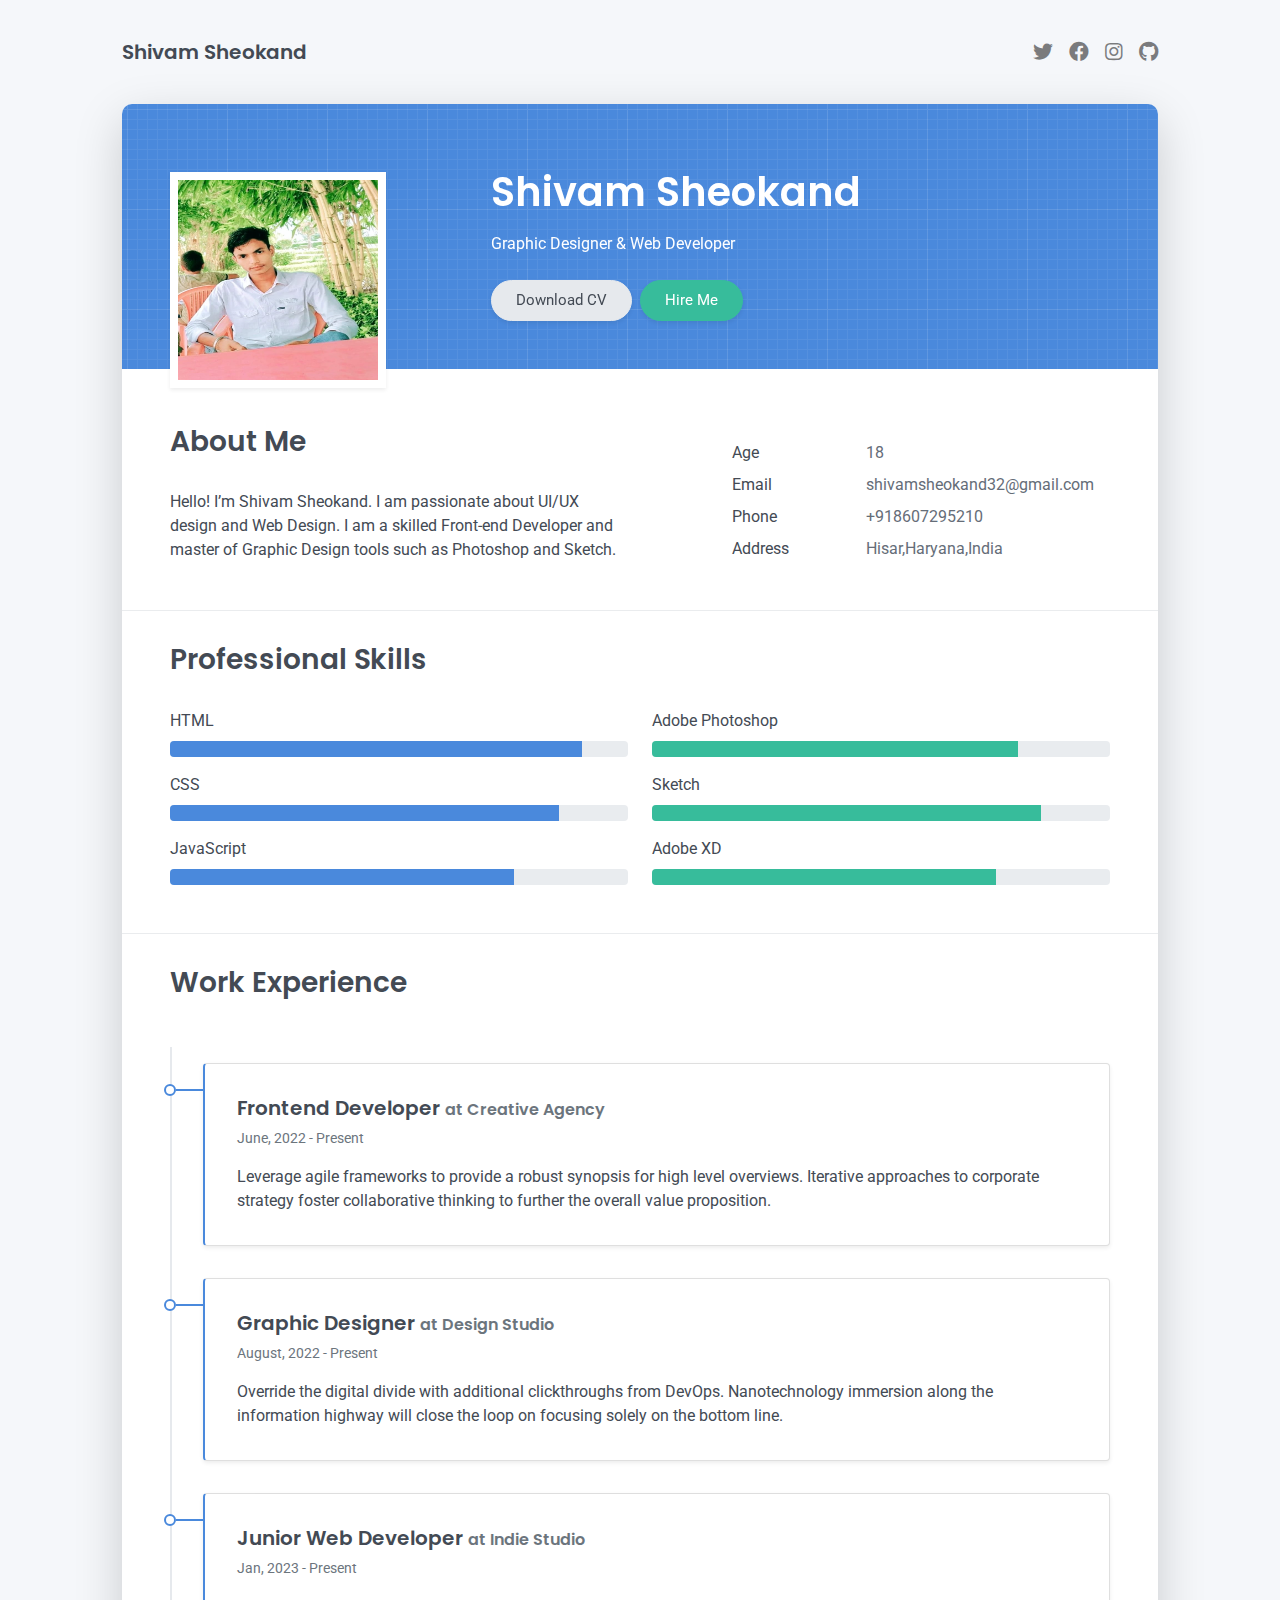
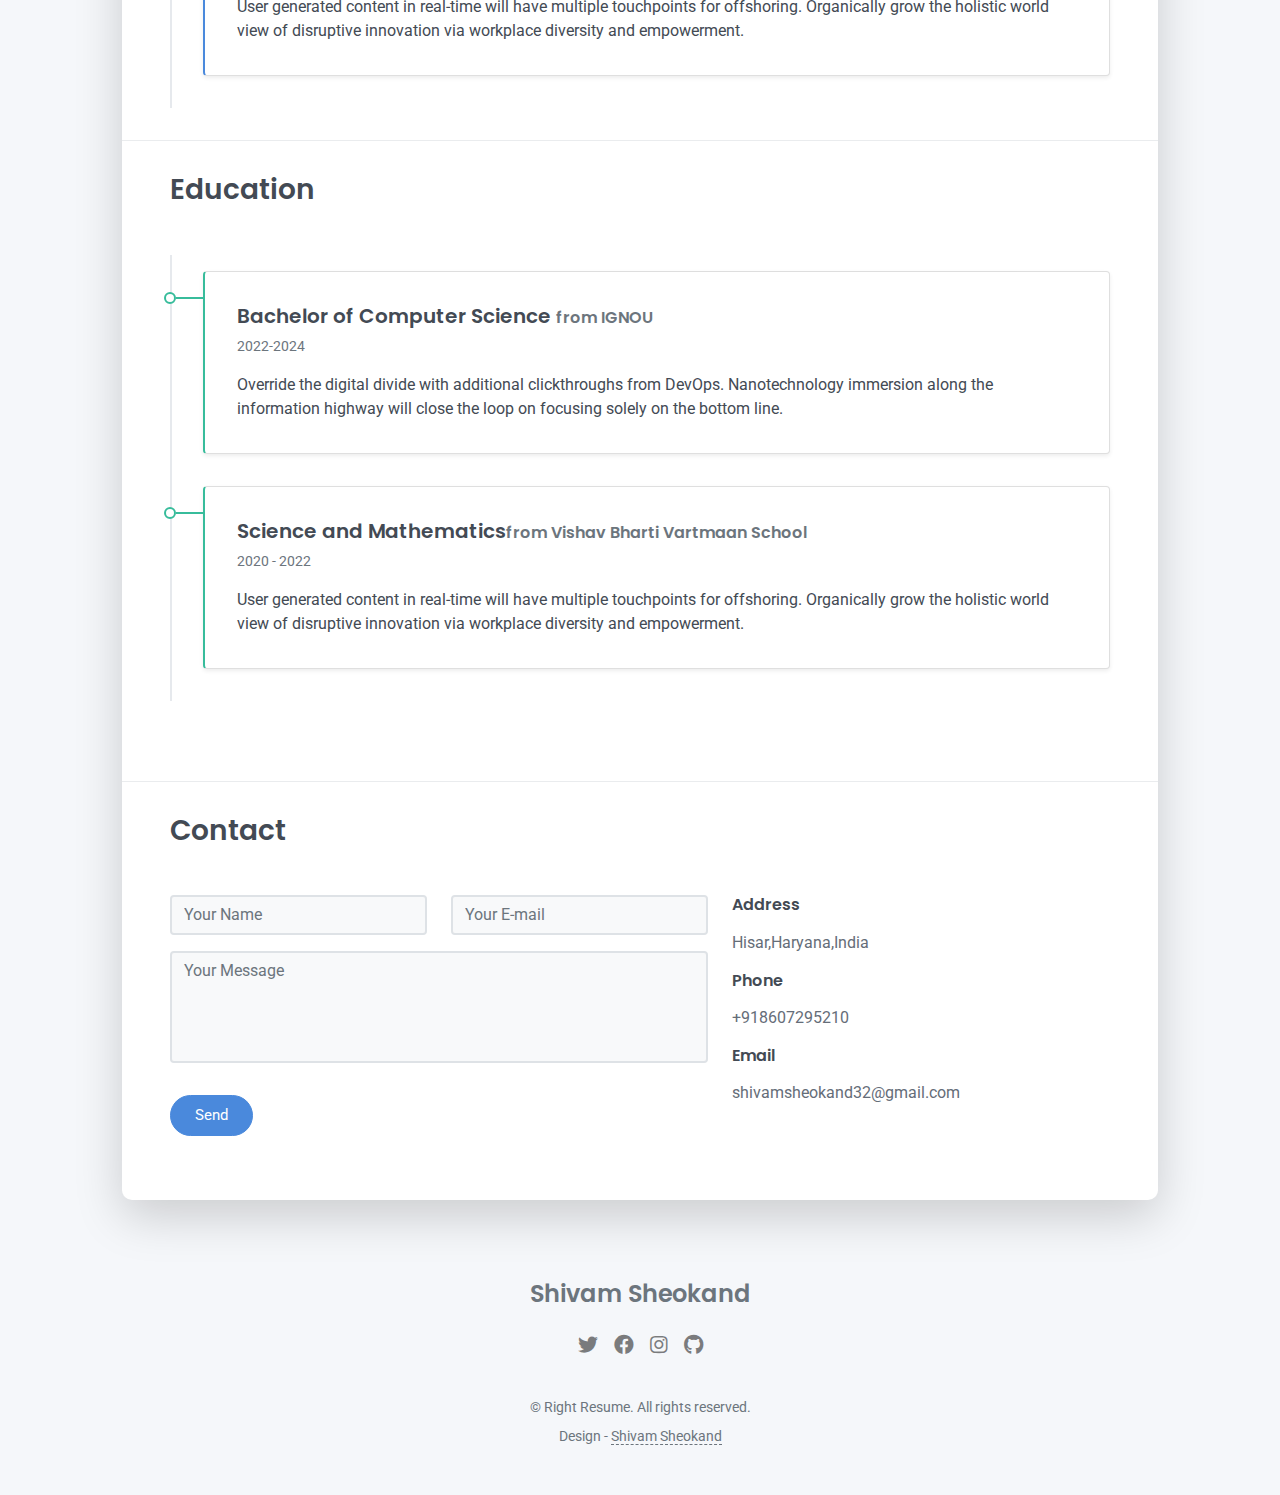
<file: index.html>
<!DOCTYPE html>
<html lang="en-US">
  <head>
    <meta charset="UTF-8">
    <meta http-equiv="X-UA-Compatible" content="IE=edge">
    <meta name="viewport" content="width=device-width, initial-scale=1">
    <title>Right Resume</title>
    <link rel="preconnect" href="https://fonts.gstatic.com" crossorigin="crossorigin"/>
    <link rel="preload" as="style" href="https://fonts.googleapis.com/css2?family=Poppins:wght@600&amp;family=Roboto:wght@300;400;500;700&amp;display=swap"/>
    <link rel="stylesheet" href="https://fonts.googleapis.com/css2?family=Poppins:wght@600&amp;family=Roboto:wght@300;400;500;700&amp;display=swap" media="print" onload="this.media='all'"/>
    <noscript>
      <link rel="stylesheet" href="https://fonts.googleapis.com/css2?family=Poppins:wght@600&amp;family=Roboto:wght@300;400;500;700&amp;display=swap"/>
    </noscript>
    <link href="css/font-awesome/css/all.min.css?ver=1.2.0" rel="stylesheet">
    <link href="css/bootstrap.min.css?ver=1.2.0" rel="stylesheet">
    <link href="css/aos.css?ver=1.2.0" rel="stylesheet">
    <link href="css/main.css?ver=1.2.0" rel="stylesheet">
    <noscript>
      <style type="text/css">
        [data-aos] {
            opacity: 1 !important;
            transform: translate(0) scale(1) !important;
        }
      </style>
    </noscript>
  </head>
  <body id="top">
    <header class="d-print-none">
      <div class="container text-center text-lg-left">
        <div class="py-3 clearfix">
          <h1 class="site-title mb-0">Shivam Sheokand</h1>
          <div class="site-nav">
            <nav role="navigation">
              <ul class="nav justify-content-center">
                <li class="nav-item"><a class="nav-link" href="https://twitter.com/_ShivamSheokand?s=09" title="Twitter"><i class="fab fa-twitter"></i><span class="menu-title sr-only">Twitter</span></a>
                </li>
                <li class="nav-item"><a class="nav-link" href="https://www.facebook.com/profile.php?id=100088896670323&mibextid=ZbWKwL" title="Facebook"><i class="fab fa-facebook"></i><span class="menu-title sr-only">Facebook</span></a>
                </li>
                <li class="nav-item"><a class="nav-link" href="https://instagram.com/ch__.sam?utm_source=qr&igshid=MzNlNGNkZWQ4Mg==" title="Instagram"><i class="fab fa-instagram"></i><span class="menu-title sr-only">Instagram</span></a>
                </li>
                <li class="nav-item"><a class="nav-link" href="https://github.com/shivamsheokand " title="Github"><i class="fab fa-github"></i><span class="menu-title sr-only">Github</span></a>
                </li>
              </ul>
            </nav>
          </div>
        </div>
      </div>
    </header>
    <div class="page-content">
      <div class="container">
<div class="cover shadow-lg bg-white">
  <div class="cover-bg p-3 p-lg-4 text-white">
    <div class="row">
      <div class="col-lg-4 col-md-5">
        <div class="avatar hover-effect bg-white shadow-sm p-1"><img src="images/avatar.jpg" width="200" height="200"/></div>
      </div>
      <div class="col-lg-8 col-md-7 text-center text-md-start">
        <h2 class="h1 mt-2" data-aos="fade-left" data-aos-delay="0">Shivam Sheokand</h2>
        <p data-aos="fade-left" data-aos-delay="100">Graphic Designer & Web Developer</p>
        <div class="d-print-none" data-aos="fade-left" data-aos-delay="200"><a class="btn btn-light text-dark shadow-sm mt-1 me-1" href="right-resume.pdf" target="_blank">Download CV</a><a class="btn btn-success shadow-sm mt-1" href="#contact">Hire Me</a></div>
      </div>
    </div>
  </div>
  <div class="about-section pt-4 px-3 px-lg-4 mt-1">
    <div class="row">
      <div class="col-md-6">
        <h2 class="h3 mb-3">About Me</h2>
        <p>Hello! I’m Shivam Sheokand. I am passionate about UI/UX design and Web Design. I am a skilled Front-end Developer and master of Graphic Design tools such as Photoshop and Sketch.</p>
      </div>
      <div class="col-md-5 offset-md-1">
        <div class="row mt-2">
          <div class="col-sm-4">
            <div class="pb-1">Age</div>
          </div>
          <div class="col-sm-8">
            <div class="pb-1 text-secondary">18</div>
          </div>
          <div class="col-sm-4">
            <div class="pb-1">Email</div>
          </div>
          <div class="col-sm-8">
            <div class="pb-1 text-secondary">shivamsheokand32@gmail.com</div>
          </div>
          <div class="col-sm-4">
            <div class="pb-1">Phone</div>
          </div>
          <div class="col-sm-8">
            <div class="pb-1 text-secondary">+918607295210</div>
          </div>
          <div class="col-sm-4">
            <div class="pb-1">Address</div>
          </div>
          <div class="col-sm-8">
            <div class="pb-1 text-secondary">Hisar,Haryana,India</div>
          </div>
        </div>
      </div>
    </div>
  </div>
  <hr class="d-print-none"/>
  <div class="skills-section px-3 px-lg-4">
    <h2 class="h3 mb-3">Professional Skills</h2>
    <div class="row">
      <div class="col-md-6">
        <div class="mb-2"><span>HTML</span>
          <div class="progress my-1">
            <div class="progress-bar bg-primary" role="progressbar" data-aos="zoom-in-right" data-aos-delay="100" data-aos-anchor=".skills-section" style="width: 90%" aria-valuenow="90" aria-valuemin="0" aria-valuemax="100"></div>
          </div>
        </div>
        <div class="mb-2"><span>CSS</span>
          <div class="progress my-1">
            <div class="progress-bar bg-primary" role="progressbar" data-aos="zoom-in-right" data-aos-delay="200" data-aos-anchor=".skills-section" style="width: 85%" aria-valuenow="85" aria-valuemin="0" aria-valuemax="100"></div>
          </div>
        </div>
        <div class="mb-2"><span>JavaScript</span>
          <div class="progress my-1">
            <div class="progress-bar bg-primary" role="progressbar" data-aos="zoom-in-right" data-aos-delay="300" data-aos-anchor=".skills-section" style="width: 75%" aria-valuenow="75" aria-valuemin="0" aria-valuemax="100"></div>
          </div>
        </div>
      </div>
      <div class="col-md-6">
        <div class="mb-2"><span>Adobe Photoshop</span>
          <div class="progress my-1">
            <div class="progress-bar bg-success" role="progressbar" data-aos="zoom-in-right" data-aos-delay="400" data-aos-anchor=".skills-section" style="width: 80%" aria-valuenow="90" aria-valuemin="0" aria-valuemax="100"></div>
          </div>
        </div>
        <div class="mb-2"><span>Sketch</span>
          <div class="progress my-1">
            <div class="progress-bar bg-success" role="progressbar" data-aos="zoom-in-right" data-aos-delay="500" data-aos-anchor=".skills-section" style="width: 85%" aria-valuenow="85" aria-valuemin="0" aria-valuemax="100"></div>
          </div>
        </div>
        <div class="mb-2"><span>Adobe XD</span>
          <div class="progress my-1">
            <div class="progress-bar bg-success" role="progressbar" data-aos="zoom-in-right" data-aos-delay="600" data-aos-anchor=".skills-section" style="width: 75%" aria-valuenow="75" aria-valuemin="0" aria-valuemax="100"></div>
          </div>
        </div>
      </div>
    </div>
  </div>
  <hr class="d-print-none"/>
  <div class="work-experience-section px-3 px-lg-4">
    <h2 class="h3 mb-4">Work Experience</h2>
    <div class="timeline">
      <div class="timeline-card timeline-card-primary card shadow-sm">
        <div class="card-body">
          <div class="h5 mb-1">Frontend Developer <span class="text-muted h6">at Creative Agency</span></div>
          <div class="text-muted text-small mb-2">June, 2022 - Present</div>
          <div>Leverage agile frameworks to provide a robust synopsis for high level overviews. Iterative approaches to corporate strategy foster collaborative thinking to further the overall value proposition.</div>
        </div>
      </div>
      <div class="timeline-card timeline-card-primary card shadow-sm">
        <div class="card-body">
          <div class="h5 mb-1">Graphic Designer <span class="text-muted h6">at Design Studio</span></div>
          <div class="text-muted text-small mb-2">August, 2022 - Present</div>
          <div>Override the digital divide with additional clickthroughs from DevOps. Nanotechnology immersion along the information highway will close the loop on focusing solely on the bottom line.</div>
        </div>
      </div>
      <div class="timeline-card timeline-card-primary card shadow-sm">
        <div class="card-body">
          <div class="h5 mb-1">Junior Web Developer <span class="text-muted h6">at Indie Studio</span></div>
          <div class="text-muted text-small mb-2">Jan, 2023 - Present</div>
          <div>User generated content in real-time will have multiple touchpoints for offshoring. Organically grow the holistic world view of disruptive innovation via workplace diversity and empowerment.</div>
        </div>
      </div>
    </div>
  </div>
  <hr class="d-print-none"/>
  <div class="page-break"></div>
  <div class="education-section px-3 px-lg-4 pb-4">
    <h2 class="h3 mb-4">Education</h2>
    <div class="timeline">
      <!--<div class="timeline-card timeline-card-success card shadow-sm">
        <div class="card-body">
          <div class="h5 mb-1">Masters in Information Technology <span class="text-muted h6">from International University</span></div>
          <div class="text-muted text-small mb-2">2011 - 2013</div>
          <div>Leverage agile frameworks to provide a robust synopsis for high level overviews. Iterative approaches to corporate strategy foster collaborative thinking to further the overall value proposition.</div>
        </div>
      </div> -->
      <div class="timeline-card timeline-card-success card shadow-sm">
        <div class="card-body">
          <div class="h5 mb-1">Bachelor of Computer Science <span class="text-muted h6">from IGNOU </span></div>
          <div class="text-muted text-small mb-2">2022-2024</div>
          <div>Override the digital divide with additional clickthroughs from DevOps. Nanotechnology immersion along the information highway will close the loop on focusing solely on the bottom line.</div>
        </div>
      </div>
      <div class="timeline-card timeline-card-success card shadow-sm">
        <div class="card-body">
          <div class="h5 mb-1">Science and Mathematics<span class="text-muted h6">from Vishav Bharti Vartmaan School</span></div>
          <div class="text-muted text-small mb-2">2020 - 2022</div>
          <div>User generated content in real-time will have multiple touchpoints for offshoring. Organically grow the holistic world view of disruptive innovation via workplace diversity and empowerment.</div>
        </div>
      </div>
    </div>
  </div>
  <hr class="d-print-none"/>
  <div class="contant-section px-3 px-lg-4 pb-4" id="contact">
    <h2 class="h3 text mb-3">Contact</h2>
    <div class="row">
      <div class="col-md-7 d-print-none">
        <div class="my-2"><form action=""
    method="GET">
  <div class="row">
    <div class="col-6">
      <input class="form-control" type="text" id="name" name="name" placeholder="Your Name" required>
    </div>
    <div class="col-6">
      <input class="form-control" type="email" id="email" name="_replyto" placeholder="Your E-mail" required>
    </div>
  </div>
  <div class="form-group my-2">
    <textarea class="form-control" style="resize: none;" id="message" name="message" rows="4"  placeholder="Your Message" required></textarea>
  </div>
  <button class="btn btn-primary mt-2" type="submit">Send</button>
</form>
        </div>
      </div>
      <div class="col">
        <div class="mt-2">
          <h3 class="h6">Address</h3>
          <div class="pb-2 text-secondary">Hisar,Haryana,India</div>
          <h3 class="h6">Phone</h3>
          <div class="pb-2 text-secondary">+918607295210</div>
          <h3 class="h6">Email</h3>
          <div class="pb-2 text-secondary">shivamsheokand32@gmail.com</div>
        </div>
      </div>
      <div class="col d-none d-print-block">
        <div class="mt-2">
          <div>
            <div class="mb-2">
              <div class="text-dark"><i class="fab fa-twitter mr-1"></i><span>https://twitter.com/_ShivamSheokand?s=09</span>
              </div>
            </div>
            <div class="mb-2">
              <div class="text-dark"><i class="fab fa-facebook mr-1"></i><span>https://www.facebook.com/profile.php?id=100088896670323&mibextid=ZbWKwL</span>
              </div>
            </div>
            <div class="mb-2">
              <div class="text-dark"><i class="fab fa-instagram mr-1"></i><span>https://instagram.com/shivam._sheokand?igshid=OGRjNzg3M2Y=</span>
              </div>
            </div>
            <div class="mb-2">
              <div class="text-dark"><i class="fab fa-github mr-1"></i><span>https://github.com/shivamsheokand</span>
              </div>
            </div>
          </div>
        </div>
      </div>
    </div>
  </div>
</div></div>
    </div>
    <footer class="pt-4 pb-4 text-muted text-center d-print-none">
      <div class="container">
        <div class="my-3">
          <div class="h4">Shivam Sheokand</div>
          <div class="footer-nav">
            <nav role="navigation">
              <ul class="nav justify-content-center">
                <li class="nav-item"><a class="nav-link" href="https://twitter.com/_ShivamSheokand?s=09" title="Twitter"><i class="fab fa-twitter"></i><span class="menu-title sr-only">Twitter</span></a>
                </li>
                <li class="nav-item"><a class="nav-link" href="https://www.facebook.com/profile.php?id=100088896670323&mibextid=ZbWKwL" title="Facebook"><i class="fab fa-facebook"></i><span class="menu-title sr-only">Facebook</span></a>
                </li>
                <li class="nav-item"><a class="nav-link" href="https://instagram.com/ch__.sam?utm_source=qr&igshid=MzNlNGNkZWQ4Mg==" title="Instagram"><i class="fab fa-instagram"></i><span class="menu-title sr-only">Instagram</span></a>
                </li>
                <li class="nav-item"><a class="nav-link" href="https://github.com/shivamsheokand" title="Github"><i class="fab fa-github"></i><span class="menu-title sr-only">Github</span></a>
                </li>
              </ul>
            </nav>
          </div>
        </div>
        <div class="text-small">
          <div class="mb-1">&copy; Right Resume. All rights reserved.</div>
          <div>Design - <a href="https://wa.me/qr/W7DUINCW6PWMI1" target="_blank">Shivam Sheokand</a></div>
        </div>
      </div>
    </footer>
    <script src="scripts/bootstrap.bundle.min.js?ver=1.2.0"></script>
    <script src="scripts/aos.js?ver=1.2.0"></script>
    <script src="scripts/main.js?ver=1.2.0"></script>
  </body>
</html>
</file>
<file: css/main.css>
/* Buttons */
/* Inputs */
/* Timeline custom component */
.timeline {
  border-left: 2px solid #E6E9ED;
  padding: 1rem 0; }

.timeline-card {
  position: relative;
  margin-left: 31px;
  border-left: 2px solid;
  margin-bottom: 2rem; }

.timeline-card:last-child {
  margin-bottom: 1rem; }

.timeline-card:before {
  content: '';
  display: inline-block;
  position: absolute;
  background-color: #fff;
  border-radius: 10px;
  width: 12px;
  height: 12px;
  top: 20px;
  left: -41px;
  border: 2px solid;
  z-index: 2; }

.timeline-card:after {
  content: '';
  display: inline-block;
  position: absolute;
  background-color: currentColor;
  width: 29px;
  height: 2px;
  top: 25px;
  left: -29px;
  z-index: 1; }

.timeline-card-primary {
  border-left-color: #4A89DC; }

.timeline-card-primary:before {
  border-color: #4A89DC; }

.timeline-card-primary:after {
  background-color: #4A89DC; }

.timeline-card-success {
  border-left-color: #37BC9B; }

.timeline-card-success:before {
  border-color: #37BC9B; }

.timeline-card-success:after {
  background-color: #37BC9B; }

html {
  scroll-behavior: smooth; }

.site-title {
  font-size: 1.25rem;
  line-height: 2.5rem; }

.nav-link {
  padding: 0;
  font-size: 1.25rem;
  line-height: 2.5rem;
  color: rgba(0, 0, 0, 0.5); }

.nav-link:hover,
.nav-link:focus,
.active .nav-link {
  color: rgba(0, 0, 0, 0.8); }

.nav-item + .nav-item {
  margin-left: 1rem; }

.cover {
  border-radius: 10px; }

.cover-bg {
  background-color: #4A89DC;
  background-image: url("data:image/svg+xml,%3Csvg xmlns='http://www.w3.org/2000/svg' width='100' height='100' viewBox='0 0 100 100'%3E%3Cg fill-rule='evenodd'%3E%3Cg fill='%23ffffff' fill-opacity='0.12'%3E%3Cpath opacity='.5' d='M96 [base64] 0v-9h-9v9h9zm-10 0v-9h-9v9h9zm-10 0v-9h-9v9h9zm-10 0v-9h-9v9h9zm-10 0v-9h-9v9h9zm-10 0v-9h-9v9h9zm-10 0v-9h-9v9h9zm-10 0v-9h-9v9h9zm-9-10h9v-9h-9v9zm10 0h9v-9h-9v9zm10 0h9v-9h-9v9zm10 0h9v-9h-9v9zm10 0h9v-9h-9v9zm10 0h9v-9h-9v9zm10 0h9v-9h-9v9zm10 0h9v-9h-9v9zm9-10v-9h-9v9h9zm-10 0v-9h-9v9h9zm-10 0v-9h-9v9h9zm-10 0v-9h-9v9h9zm-10 0v-9h-9v9h9zm-10 0v-9h-9v9h9zm-10 0v-9h-9v9h9zm-10 0v-9h-9v9h9zm-9-10h9v-9h-9v9zm10 0h9v-9h-9v9zm10 0h9v-9h-9v9zm10 0h9v-9h-9v9zm10 0h9v-9h-9v9zm10 0h9v-9h-9v9zm10 0h9v-9h-9v9zm10 0h9v-9h-9v9zm9-10v-9h-9v9h9zm-10 0v-9h-9v9h9zm-10 0v-9h-9v9h9zm-10 0v-9h-9v9h9zm-10 0v-9h-9v9h9zm-10 0v-9h-9v9h9zm-10 0v-9h-9v9h9zm-10 0v-9h-9v9h9zm-9-10h9v-9h-9v9zm10 0h9v-9h-9v9zm10 0h9v-9h-9v9zm10 0h9v-9h-9v9zm10 0h9v-9h-9v9zm10 0h9v-9h-9v9zm10 0h9v-9h-9v9zm10 0h9v-9h-9v9zm9-10v-9h-9v9h9zm-10 0v-9h-9v9h9zm-10 0v-9h-9v9h9zm-10 0v-9h-9v9h9zm-10 0v-9h-9v9h9zm-10 0v-9h-9v9h9zm-10 0v-9h-9v9h9zm-10 0v-9h-9v9h9zm-9-10h9v-9h-9v9zm10 0h9v-9h-9v9zm10 0h9v-9h-9v9zm10 0h9v-9h-9v9zm10 0h9v-9h-9v9zm10 0h9v-9h-9v9zm10 0h9v-9h-9v9zm10 0h9v-9h-9v9z'/%3E%3Cpath d='M6 5V0H5v5H0v1h5v94h1V6h94V5H6z'/%3E%3C/g%3E%3C/g%3E%3C/svg%3E");
  border-radius: 10px 10px 0 0; }

.avatar {
  max-width: 216px;
  max-height: 216px;
  margin-top: 20px;
  text-align: center;
  margin-left: auto;
  margin-right: auto; }

/* .avatar img {

  filter: grayscale(100%);
} */

footer a:not(.nav-link) {
  color: inherit;
  border-bottom: 1px dashed;
  text-decoration: none;
  cursor: pointer; }

@media (min-width: 48em) {
  .site-title {
    float: left; }
  .site-nav {
    float: right; }
  .avatar {
    margin-bottom: -80px;
    margin-left: 0; } }

@media print {
  body {
    background-color: #fff; }
  .container {
    width: auto;
    max-width: 100%;
    padding: 0; }
  .cover, .cover-bg {
    border-radius: 0; }
  .cover.shadow-lg {
    box-shadow: none !important; }
  .cover-bg {
    padding: 5rem !important;
    padding-bottom: 10px !important; }
  .avatar {
    margin-top: -10px; }
  .about-section {
    padding: 6.5rem 5rem 2rem !important; }
  .skills-section,
  .work-experience-section,
  .education-section,
  .contant-section {
    padding: 1.5rem 5rem 2rem !important; }
  .page-break {
    padding-top: 5rem;
    page-break-before: always; } }
</file>
